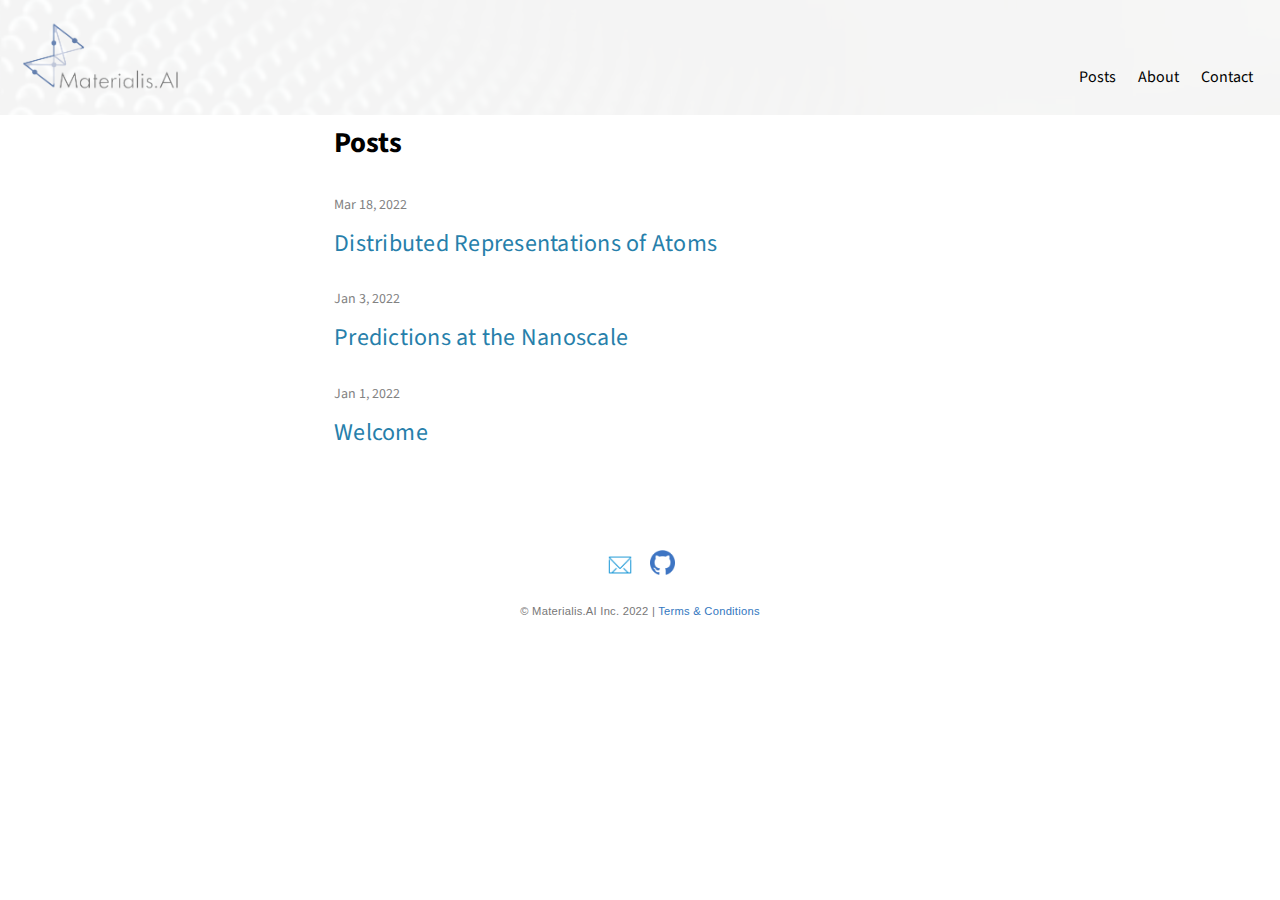
<file: docs/index.html>
<!DOCTYPE html>
<html>
<head>
	<meta charset="utf-8">
	<meta name="viewport" content="width=device-width, initial-scale=1">
    <meta name="description" content="The Materialis.AI research blog discusses the application of Machine Learning to Materials Science">
	<title>Materialis.AI - Blog</title>
    <link href="https://fonts.googleapis.com/css?family=Droid+Serif|Source+Sans+Pro" rel="stylesheet">
	<link rel="stylesheet" href="main.css">
    <link rel="icon" type="image/png" href="images/materialis-icon.png"/>
</head>

<body>

<div class="header">
    <a href="https://materialis.ai" class="homelink">
        <img src="images/materialisai-logo.png" width="175" class="logo" alt="logo">
    </a>
    <div class="header-items">
        <div class="header-right">
            <a href="https://materialis.ai/contact.html"><div>Contact</div></a>
        </div>
        <div class="header-right">
            <a href="https://materialis.ai/about.html"><div>About</div></a>
        </div>
        <div class="header-right">
            <a href="/"><div>Posts</div></a>
        </div>
    </div>
</div>

<div id="container">
    <!-- begin content -->

    <H1>
        Posts
    </H1>

    <span class="post-meta">Mar 18, 2022</span>
    <p class="post-link"><a href="distributed-representations-of-atoms.html">Distributed Representations of Atoms</a></p>

    <span class="post-meta">Jan 3, 2022</span>
    <p class="post-link"><a href="predictions-at-the-nanoscale.html">Predictions at the Nanoscale</a></p>

    <span class="post-meta">Jan 1, 2022</span>
    <p class="post-link"><a href="welcome.html">Welcome</a></p>

    <div id="content"></div>

    <!-- end content -->
</div>

<footer>
    <div class="mediaicons">
        <div style="padding-right: 15px">
            <a href="mailto:info@materialis.ai"><img width="30px" src="images/email.png"></a>
        </div>
        <div>
            <a href="https://github.com/MaterialisAI"><img width="25px" src="images/github.png"></a>
        </div>
    </div>
    <p class="copyright">&copy; Materialis.AI Inc. 2022 | <a class="termslink" style="color:#000000" href="https://materialis.ai/terms.html">Terms &amp; Conditions</a></p>
</footer>

</body>
</html>
</file>
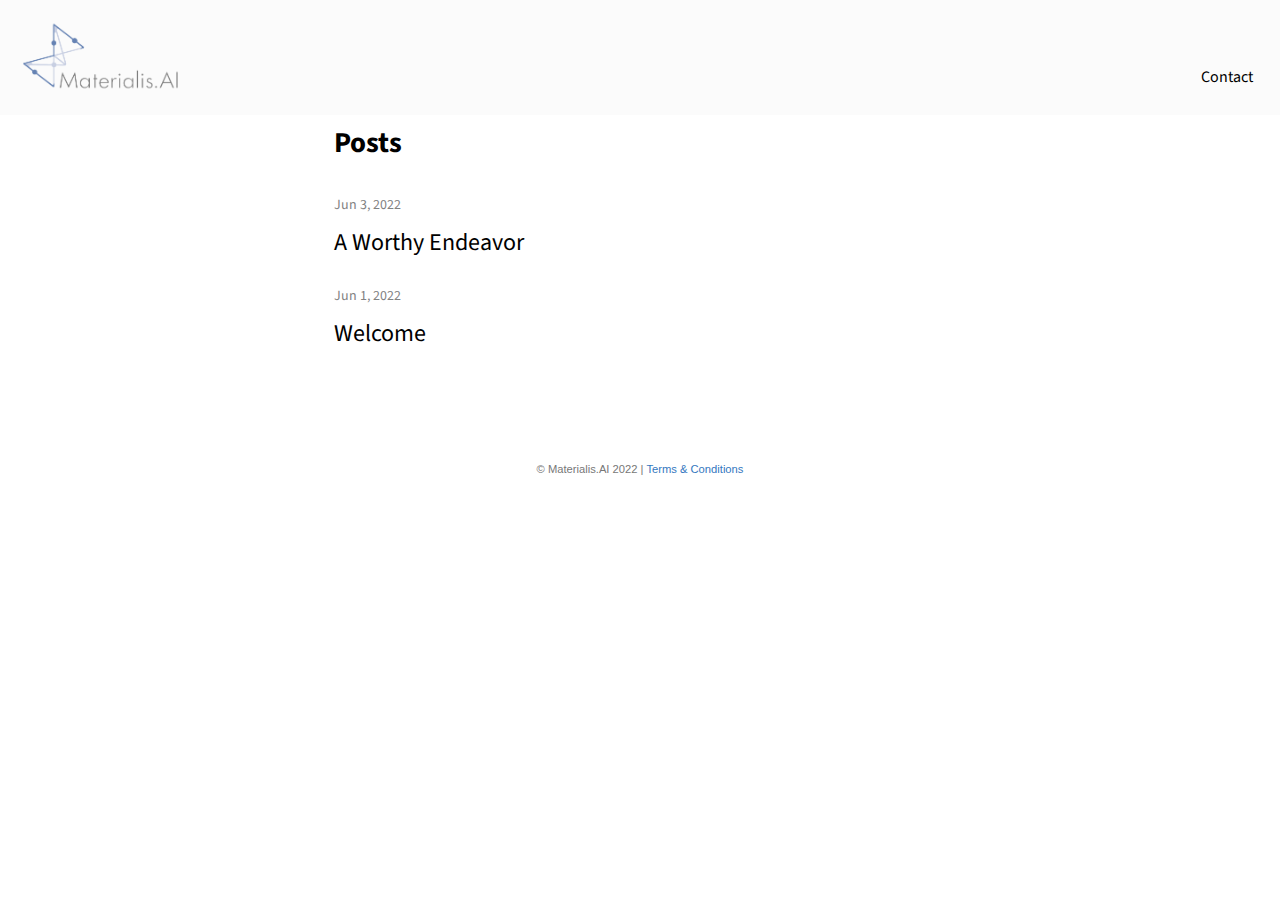
<file: site/index.html>
<!DOCTYPE html>
<html>
<head>
	<meta charset="utf-8">
	<meta name="viewport" content="width=device-width, initial-scale=1">
	<title>{{ the_title }}</title>
    <link href="https://fonts.googleapis.com/css?family=Droid+Serif|Source+Sans+Pro" rel="stylesheet">
	<link rel="stylesheet" href="main.css">
    <link rel="icon" type="image/png" href="images/materialis-icon.png"/>
</head>

<body>

<div class="header">
    <a href="https://materialis.ai" class="homelink">
        <img src="images/materialisai-logo.png" width="175" class="logo" alt="logo">
    </a>
    <div class="header-right">
        <a href="https://materialis.ai/contact.html"><div>Contact</div></a>
    </div>
</div>

<div id="container">

    <H1>
        Posts
    </H1>

    <span class="post-meta">Jun 3, 2022</span>
    <p class="post-link">A Worthy Endeavor</p>

    <span class="post-meta">Jun 1, 2022</span>
    <p class="post-link">Welcome</p>

    <div id="content"></div>


</div>

<footer>

    <p class="copyright">&copy; Materialis.AI 2022 | <a class="termslink" style="color:#000000" href="https://materialis.ai/terms.html">Terms &amp; Conditions</a></p>
</footer>

</body>
</html>
</file>
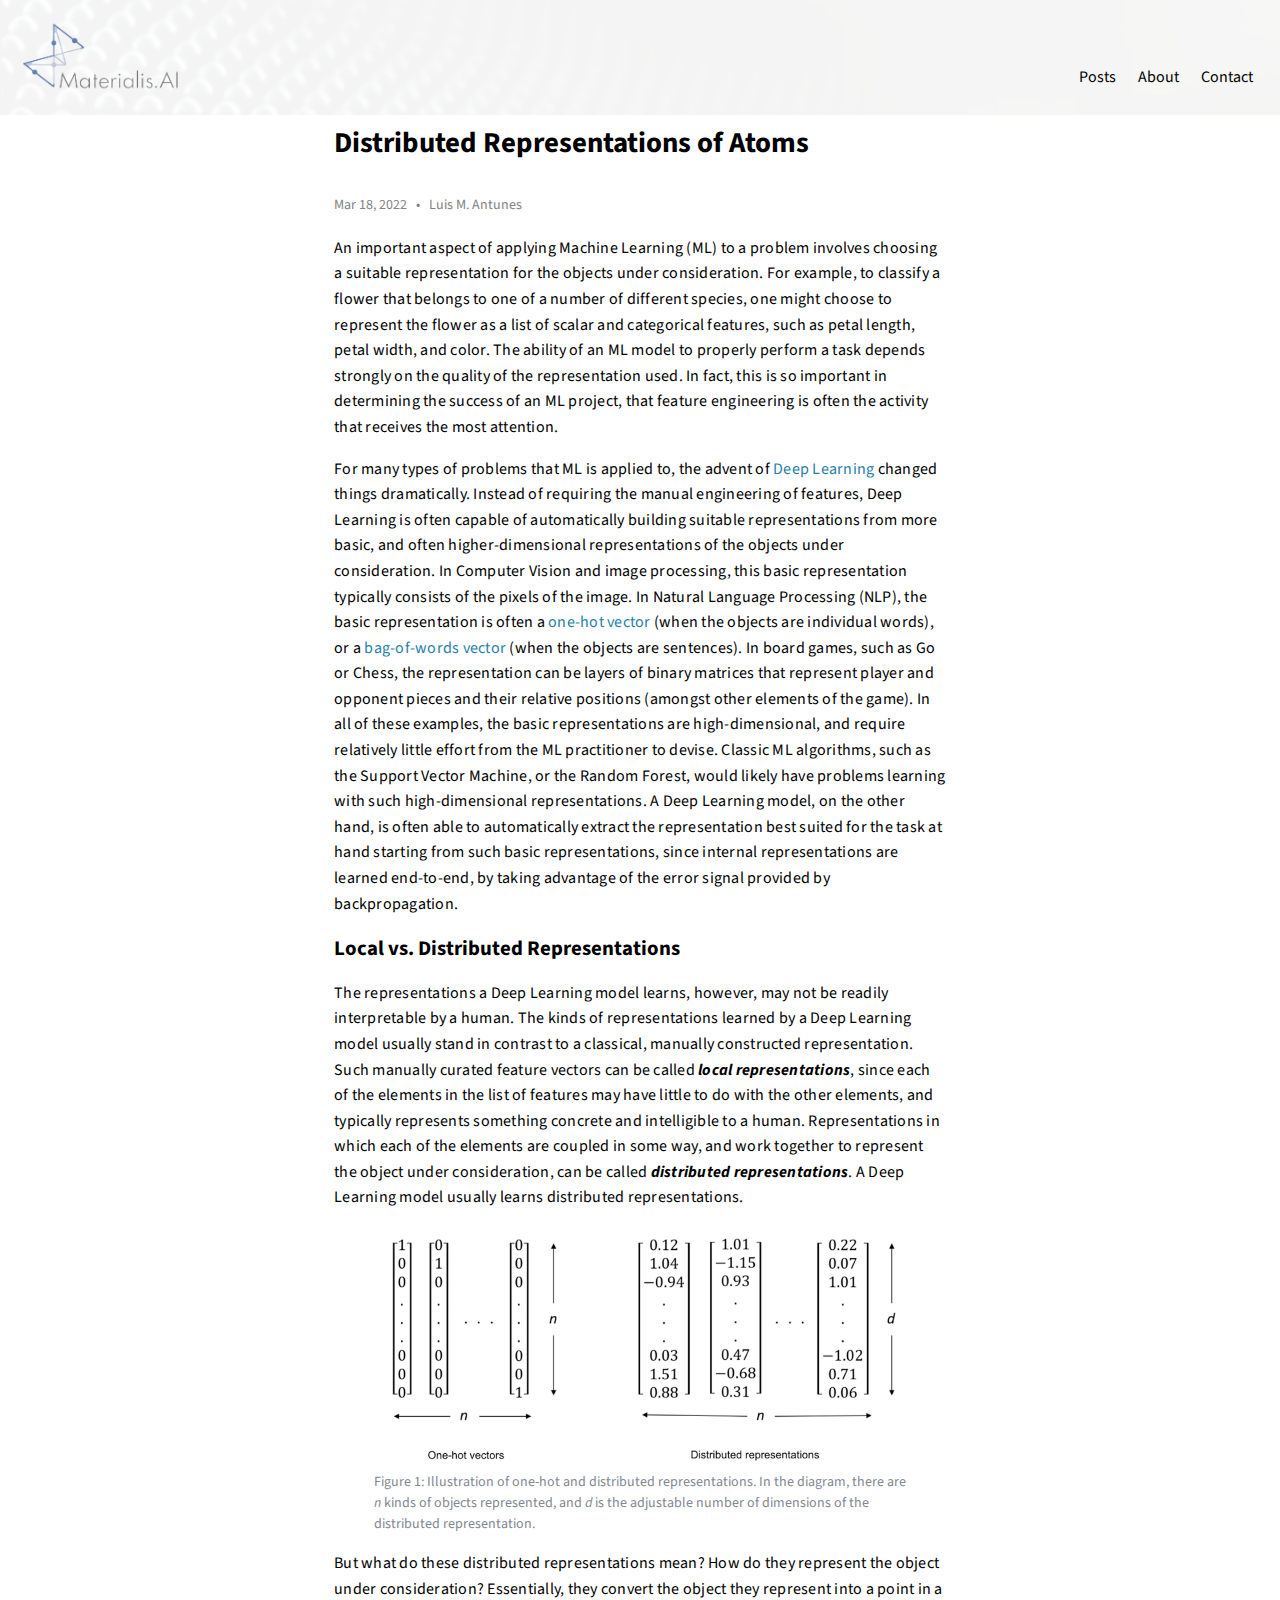
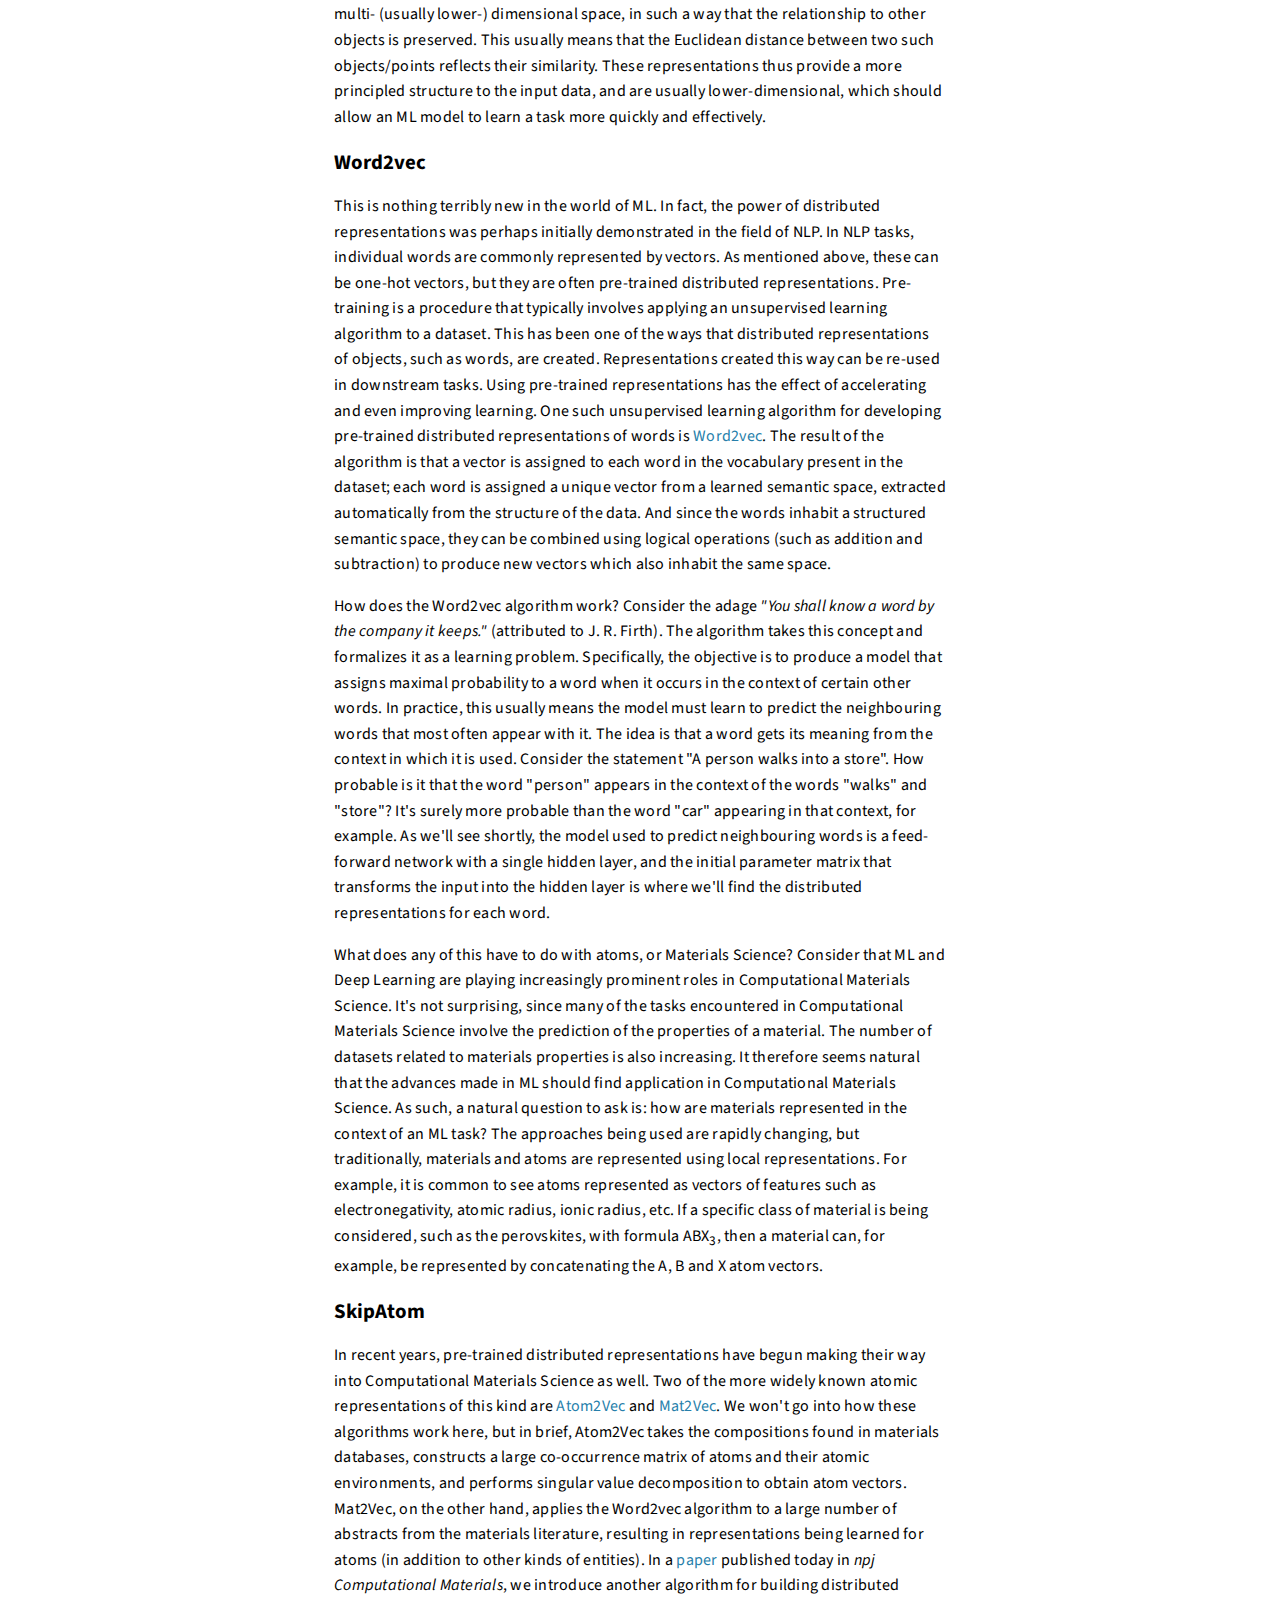
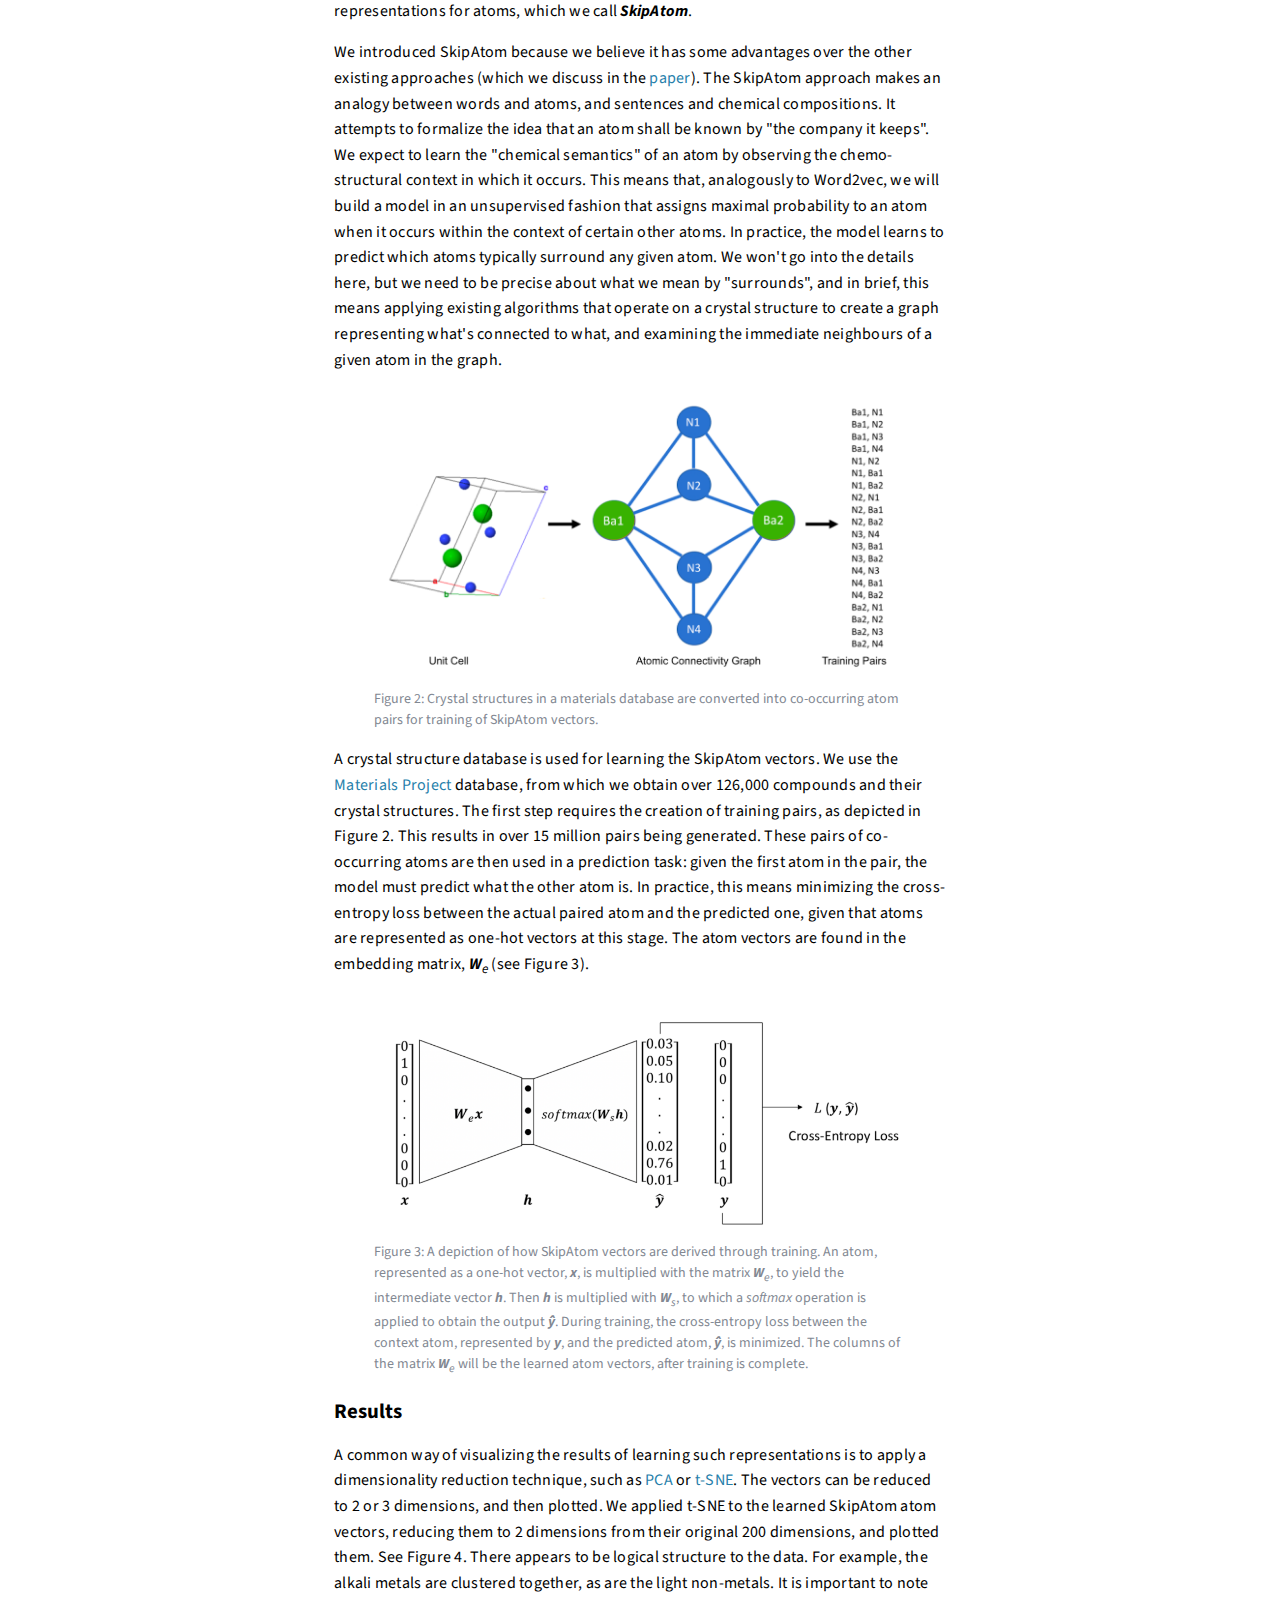
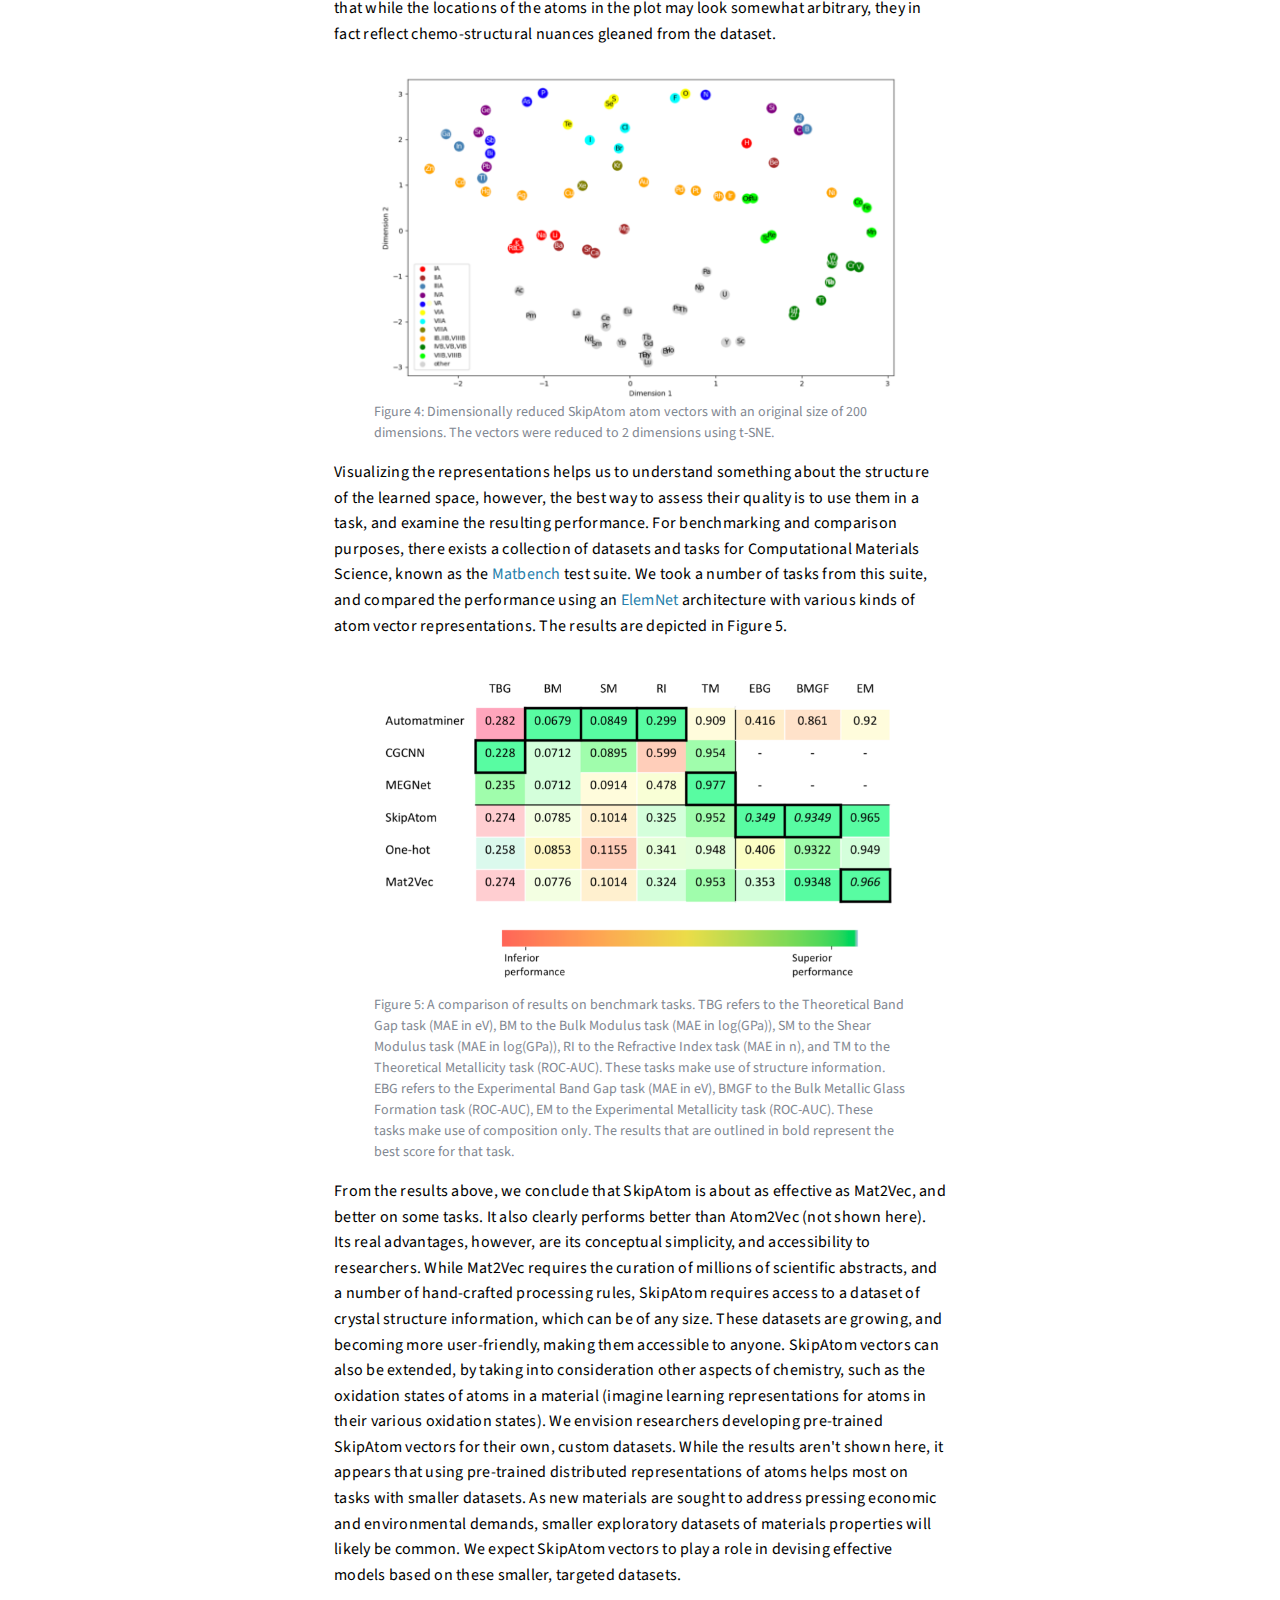
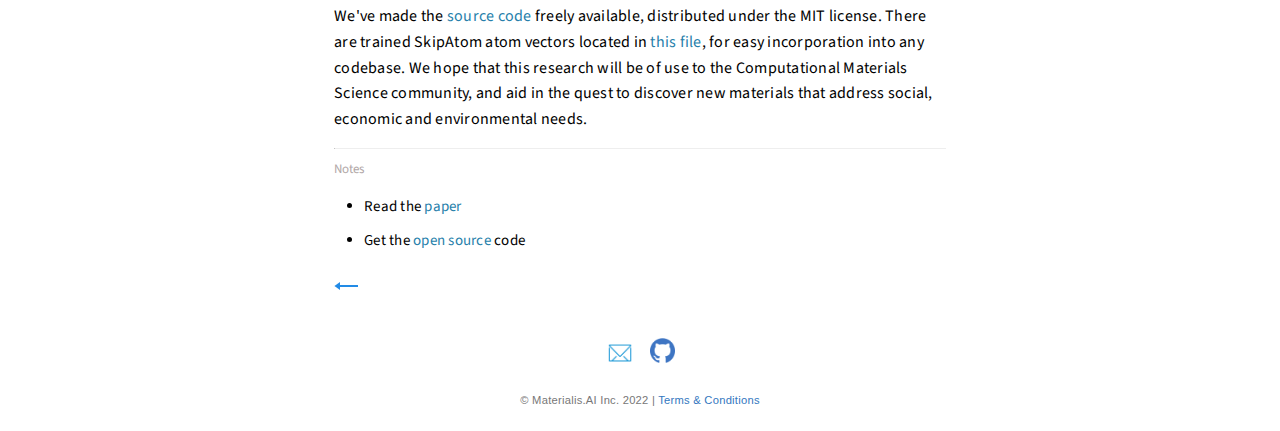
<file: docs/distributed-representations-of-atoms.html>
<!DOCTYPE html>
<html>
<head>
	<meta charset="utf-8">
	<meta name="viewport" content="width=device-width, initial-scale=1">
    <meta name="description" content="The Materialis.AI research blog discusses the application of Machine Learning to Materials Science">
	<title>Materialis.AI - Blog</title>
    <link href="https://fonts.googleapis.com/css?family=Droid+Serif|Source+Sans+Pro" rel="stylesheet">
	<link rel="stylesheet" href="main.css">
    <link rel="icon" type="image/png" href="images/materialis-icon.png"/>
</head>

<body>

<div class="header">
    <a href="https://materialis.ai" class="homelink">
        <img src="images/materialisai-logo.png" width="175" class="logo" alt="logo">
    </a>
    <div class="header-items">
        <div class="header-right">
            <a href="https://materialis.ai/contact.html"><div>Contact</div></a>
        </div>
        <div class="header-right">
            <a href="https://materialis.ai/about.html"><div>About</div></a>
        </div>
        <div class="header-right">
            <a href="/"><div>Posts</div></a>
        </div>
    </div>
</div>

<div id="container">

    <!-- begin content -->

    <H1>
        Distributed Representations of Atoms
    </H1>
    <span class="post-meta">Mar 18, 2022 &nbsp; &#8226; &nbsp; Luis M. Antunes</span>

    <div id="content">

        <p>
            An important aspect of applying Machine Learning (ML) to a problem involves choosing a suitable
            representation for the objects under consideration. For example, to classify a flower that belongs to one of
            a number of different species, one might choose to represent the flower as a list of scalar and categorical
            features, such as petal length, petal width, and color. The ability of an ML model to properly perform a
            task depends strongly on the quality of the representation used. In fact, this is so important in
            determining the success of an ML project, that feature engineering is often the activity that receives the
            most attention.
        </p>

        <p>
            For many types of problems that ML is applied to, the advent of
            <a href="https://www.nature.com/articles/nature14539" target="_blank">Deep Learning</a> changed things dramatically.
            Instead of requiring the manual engineering of features, Deep Learning is often capable of automatically
            building suitable representations from more basic, and often higher-dimensional representations of the
            objects under consideration. In Computer Vision and image processing, this basic representation typically
            consists of the pixels of the image. In Natural Language Processing (NLP), the basic representation is often
            a <a href="https://en.wikipedia.org/wiki/One-hot#Machine_learning_and_statistics" target="_blank">one-hot vector</a>
            (when the objects are individual words), or a
            <a href="https://en.wikipedia.org/wiki/Bag-of-words_model" target="_blank">bag-of-words vector</a> (when the
            objects are sentences). In board games, such as Go or Chess, the representation can be layers of binary
            matrices that represent player and opponent pieces and their relative positions (amongst other elements of
            the game). In all of these examples, the basic representations are high-dimensional, and require relatively
            little effort from the ML practitioner to devise. Classic ML algorithms, such as the Support Vector Machine,
            or the Random Forest, would likely have problems learning with such high-dimensional representations. A Deep
            Learning model, on the other hand, is often able to automatically extract the representation best suited for
            the task at hand starting from such basic representations, since internal representations are learned
            end-to-end, by taking advantage of the error signal provided by backpropagation.
        </p>

        <H2>
            Local vs. Distributed Representations
        </H2>

        <p>
            The representations a Deep Learning model learns, however, may not be readily interpretable by a human. The
            kinds of representations learned by a Deep Learning model usually stand in contrast to a classical, manually
            constructed representation. Such manually curated feature vectors can be called <span class="emph">local
            representations</span>, since each of the elements in the list of features may have little to do with the
            other elements, and typically represents something concrete and intelligible to a human. Representations
            in which each of the elements are coupled in some way, and work together to represent the object under
            consideration, can be called <span class="emph">distributed representations</span>. A Deep Learning model
            usually learns distributed representations.
        </p>

        <figure>
            <div>
                <img src="images/local-distributed.png" alt="local vs. distributed representations" />
            </div>
            <figcaption>
                Figure 1: Illustration of one-hot and distributed representations. In the diagram, there are <i>n</i>
                kinds of objects represented, and <i>d</i> is the adjustable number of dimensions of the distributed
                representation.
            </figcaption>
        </figure>

        <p>
            But what do these distributed representations mean? How do they represent the object under consideration?
            Essentially, they convert the object they represent into a point in a multi- (usually lower-) dimensional
            space, in such a way that the relationship to other objects is preserved. This usually means that the
            Euclidean distance between two such objects/points reflects their similarity. These representations thus
            provide a more principled structure to the input data, and are usually lower-dimensional, which should allow
            an ML model to learn a task more quickly and effectively.
        </p>

        <H2>
            Word2vec
        </H2>

        <p>
            This is nothing terribly new in the world of ML. In fact, the power of distributed representations was
            perhaps initially demonstrated in the field of NLP. In NLP tasks, individual words are commonly represented
            by vectors. As mentioned above, these can be one-hot vectors, but they are often pre-trained distributed
            representations. Pre-training is a procedure that typically involves applying an unsupervised learning
            algorithm to a dataset. This has been one of the ways that distributed representations of objects, such as
            words, are created. Representations created this way can be re-used in downstream tasks. Using pre-trained
            representations has the effect of accelerating and even improving learning. One such unsupervised learning
            algorithm for developing pre-trained distributed representations of words is
            <a href="https://en.wikipedia.org/wiki/Word2vec" target="_blank">Word2vec</a>. The result of the algorithm
            is that a vector is assigned to each word in the vocabulary present in the dataset; each word is assigned a
            unique vector from a learned semantic space, extracted automatically from the structure of the data. And
            since the words inhabit a structured semantic space, they can be combined using logical operations (such
            as addition and subtraction) to produce new vectors which also inhabit the same space.
        </p>

        <p>
            How does the Word2vec algorithm work? Consider the adage <i>&quot;You shall know a word by the company
            it keeps.&quot;</i> (attributed to J. R. Firth). The algorithm takes this concept and formalizes it as a
            learning problem. Specifically, the objective is to produce a model that assigns maximal probability to a
            word when it occurs in the context of certain other words. In practice, this usually means the model must
            learn to predict the neighbouring words that most often appear with it. The idea is that a word gets its
            meaning from the context in which it is used. Consider the statement &quot;A person walks into a
            store&quot;. How probable is it that the word &quot;person&quot; appears in the context of the words
            &quot;walks&quot; and &quot;store&quot;? It's surely more probable than the word &quot;car&quot;
            appearing in that context, for example. As we'll see shortly, the model used to predict neighbouring words is a
            feed-forward network with a single hidden layer, and the initial parameter matrix that transforms the input
            into the hidden layer is where we'll find the distributed representations for each word.
        </p>

        <p>
            What does any of this have to do with atoms, or Materials Science? Consider that ML and
            Deep Learning are playing increasingly prominent roles in Computational Materials Science. It's not
            surprising, since many of the tasks encountered in Computational Materials Science involve the prediction
            of the properties of a material. The number of datasets related to materials properties is also increasing.
            It therefore seems natural that the advances made in ML should find application in Computational Materials
            Science. As such, a natural question to ask is: how are materials represented in the context of an ML task?
            The approaches being used are rapidly changing, but traditionally, materials and atoms are represented using
            local representations. For example, it is common to see atoms represented as vectors of features such as
            electronegativity, atomic radius, ionic radius, etc. If a specific class of material is being considered,
            such as the perovskites, with formula ABX<sub>3</sub>, then a material can, for example, be represented by
            concatenating the A, B and X atom vectors.
        </p>

        <H2>
            SkipAtom
        </H2>

        <p>
            In recent years, pre-trained distributed representations have begun making their way into Computational
            Materials Science as well. Two of the more widely known atomic representations of this kind are
            <a href="https://www.pnas.org/doi/10.1073/pnas.1801181115" target="_blank">Atom2Vec</a> and
            <a href="https://www.nature.com/articles/s41586-019-1335-8" target="_blank">Mat2Vec</a>. We won't go into
            how these algorithms work here, but in brief, Atom2Vec takes the compositions found in materials databases,
            constructs a large co-occurrence matrix of atoms and their atomic environments, and performs singular value
            decomposition to obtain atom vectors. Mat2Vec, on the other hand, applies the Word2vec algorithm to a large
            number of abstracts from the materials literature, resulting in representations being learned for atoms (in
            addition to other kinds of entities). In a
            <a href="https://www.nature.com/articles/s41524-022-00729-3" target="_blank">paper</a> published today in
            <i>npj Computational Materials</i>, we introduce another algorithm for building distributed representations
            for atoms, which we call <span class="emph">SkipAtom</span>.
        </p>

        <p>
            We introduced SkipAtom because we believe it has some advantages over the other existing approaches (which
            we discuss in the
            <a href="https://www.nature.com/articles/s41524-022-00729-3" target="_blank">paper</a>). The SkipAtom
            approach makes an analogy between words and atoms, and sentences and chemical compositions. It attempts to
            formalize the idea that an atom shall be known by &quot;the company it keeps&quot;. We expect to learn the
            &quot;chemical semantics&quot; of an atom by observing the chemo-structural context in which it occurs. This
            means that, analogously to Word2vec, we will build a model in an unsupervised fashion that assigns maximal
            probability to an atom when it occurs within the context of certain other atoms. In practice, the model
            learns to predict which atoms typically surround any given atom. We won't go into the details here, but we
            need to be precise about what we mean by &quot;surrounds&quot;, and in brief, this means applying existing
            algorithms that operate on a crystal structure to create a graph representing what's connected to what, and
            examining the immediate neighbours of a given atom in the graph.
        </p>

        <figure>
            <div>
                <img src="images/skipatom-training-pairs.png" alt="training pairs" />
            </div>
            <figcaption>
                Figure 2: Crystal structures in a materials database are converted into co-occurring atom pairs for
                training of SkipAtom vectors.
            </figcaption>
        </figure>

        <p>
            A crystal structure database is used for learning the SkipAtom vectors. We use the
            <a href="https://materialsproject.org/" target="_blank"> Materials Project</a> database, from which we
            obtain over 126,000 compounds and their crystal structures. The first step requires the creation of training
            pairs, as depicted in Figure 2. This results in over 15 million pairs being generated. These pairs of
            co-occurring atoms are then used in a prediction task: given the first atom in the pair, the model must
            predict what the other atom is. In practice, this means minimizing the cross-entropy loss between the actual
            paired atom and the predicted one, given that atoms are represented as one-hot vectors at this stage. The
            atom vectors are found in the embedding matrix, <i><b>W</b><sub>e</sub></i> (see Figure 3).
        </p>

        <figure>
            <div>
                <img src="images/skipatom-model-training.png" alt="model training" />
            </div>
            <figcaption>
                Figure 3: A depiction of how SkipAtom vectors are derived through training. An atom, represented as a
                one-hot vector, <i><b>x</b></i>, is multiplied with the matrix <i><b>W</b><sub>e</sub></i>, to yield the
                intermediate vector <i><b>h</b></i>. Then <i><b>h</b></i> is multiplied with
                <i><b>W</b><sub>s</sub></i>, to which a <i>softmax</i> operation is applied to obtain the output
                <i><b>y&#770;</b></i>. During training, the cross-entropy loss between the context atom, represented
                by <i><b>y</b></i>, and the predicted atom, <i><b>y&#770;</b></i>, is minimized. The columns of the
                matrix <i><b>W</b><sub>e</sub></i> will be the learned atom vectors, after training is complete.
            </figcaption>
        </figure>

        <H2>
            Results
        </H2>

        <p>
            A common way of visualizing the results of learning such representations is to apply a dimensionality
            reduction technique, such as
            <a href="https://en.wikipedia.org/wiki/Principal_component_analysis" target="_blank">PCA</a> or
            <a href="https://en.wikipedia.org/wiki/T-distributed_stochastic_neighbor_embedding" target="_blank">t-SNE</a>.
            The vectors can be reduced to 2 or 3 dimensions, and then plotted. We applied t-SNE to the learned SkipAtom
            atom vectors, reducing them to 2 dimensions from their original 200 dimensions, and plotted them. See Figure
            4. There appears to be logical structure to the data. For example, the alkali metals are clustered together,
            as are the light non-metals. It is important to note that while the locations of the atoms in the plot may
            look somewhat arbitrary, they in fact reflect chemo-structural nuances gleaned from the dataset.
        </p>

        <figure>
            <div>
                <img src="images/skipatom-tsne.png" alt="tSNE" />
            </div>
            <figcaption>
                Figure 4: Dimensionally reduced SkipAtom atom vectors with an original size of 200 dimensions. The
                vectors were reduced to 2 dimensions using t-SNE.
            </figcaption>
        </figure>

        <p>
            Visualizing the representations helps us to understand something about the structure of the learned space,
            however, the best way to assess their quality is to use them in a task, and examine the resulting
            performance. For benchmarking and comparison purposes, there exists a collection of datasets and tasks for
            Computational Materials Science, known as the
            <a href="https://matbench.materialsproject.org/" target="_blank">Matbench</a> test suite. We took a number
            of tasks from this suite, and compared the performance using an
            <a href="https://www.nature.com/articles/s41598-018-35934-y" target="_blank">ElemNet</a> architecture with
            various kinds of atom vector representations. The results are depicted in Figure 5.
        </p>

        <figure>
            <div>
                <img src="images/skipatom-performance.png" alt="tSNE" />
            </div>
            <figcaption>
                Figure 5: A comparison of results on benchmark tasks. TBG refers to the Theoretical
                Band Gap task (MAE in eV), BM to the Bulk Modulus task (MAE in log(GPa)), SM to the Shear Modulus task
                (MAE in log(GPa)), RI to the Refractive Index task (MAE in n), and TM to the Theoretical Metallicity
                task (ROC-AUC). These tasks make use of structure information. EBG refers to the Experimental Band Gap
                task (MAE in eV), BMGF to the Bulk Metallic Glass Formation task (ROC-AUC), EM to the Experimental
                Metallicity task (ROC-AUC). These tasks make use of composition only. The results that are outlined in
                bold represent the best score for that task.
            </figcaption>
        </figure>

        <p>
            From the results above, we conclude that SkipAtom is about as effective as Mat2Vec, and better on some
            tasks. It also clearly performs better than Atom2Vec (not shown here). Its real advantages, however, are
            its conceptual simplicity, and accessibility to researchers. While Mat2Vec requires the curation of millions
            of scientific abstracts, and a number of hand-crafted processing rules, SkipAtom requires access to a
            dataset of crystal structure information, which can be of any size. These datasets are growing, and becoming
            more user-friendly, making them accessible to anyone. SkipAtom vectors can also be extended, by taking into
            consideration other aspects of chemistry, such as the oxidation states of atoms in a material (imagine
            learning representations for atoms in their various oxidation states). We envision researchers developing
            pre-trained SkipAtom vectors for their own, custom datasets. While the results aren't shown here, it appears
            that using pre-trained distributed representations of atoms helps most on tasks with smaller datasets. As
            new materials are sought to address pressing economic and environmental demands, smaller exploratory
            datasets of materials properties will likely be common. We expect SkipAtom vectors to play a role in
            devising effective models based on these smaller, targeted datasets.
        </p>

        <p>
            We've made the <a href="https://github.com/lantunes/skipatom" target="_blank">source code</a> freely
            available, distributed under the MIT license. There are trained SkipAtom atom vectors located in
            <a href="https://github.com/lantunes/skipatom/blob/main/data/skipatom_20201009_induced.csv" target="_blank">this file</a>,
            for easy incorporation into any codebase. We hope that this research will be of use to the Computational
            Materials Science community, and aid in the quest to discover new materials that address social, economic
            and environmental needs.
        </p>

        <hr style="border-top: 1px"/>

        <span class="post-notes">Notes</span>
        <ul class="notestext">
            <li>
                Read the <a href="https://www.nature.com/articles/s41524-022-00729-3" target="_blank">paper</a>
            </li>
            <li>
                Get the <a href="https://github.com/lantunes/skipatom" target="_blank">open source</a> code
            </li>
        </ul>

    </div>

    <!-- end content -->

    <div class="backbutton">
        <a href="/"><img src="images/left-arrow.png"></a>
    </div>

</div>

<footer>
    <div class="mediaicons">
        <div style="padding-right: 15px">
            <a href="mailto:info@materialis.ai"><img width="30px" src="images/email.png"></a>
        </div>
        <div>
            <a href="https://github.com/MaterialisAI"><img width="25px" src="images/github.png"></a>
        </div>
    </div>
    <p class="copyright">&copy; Materialis.AI Inc. 2022 | <a class="termslink" style="color:#000000" href="https://materialis.ai/terms.html">Terms &amp; Conditions</a></p>
</footer>

</body>
</html>
</file>
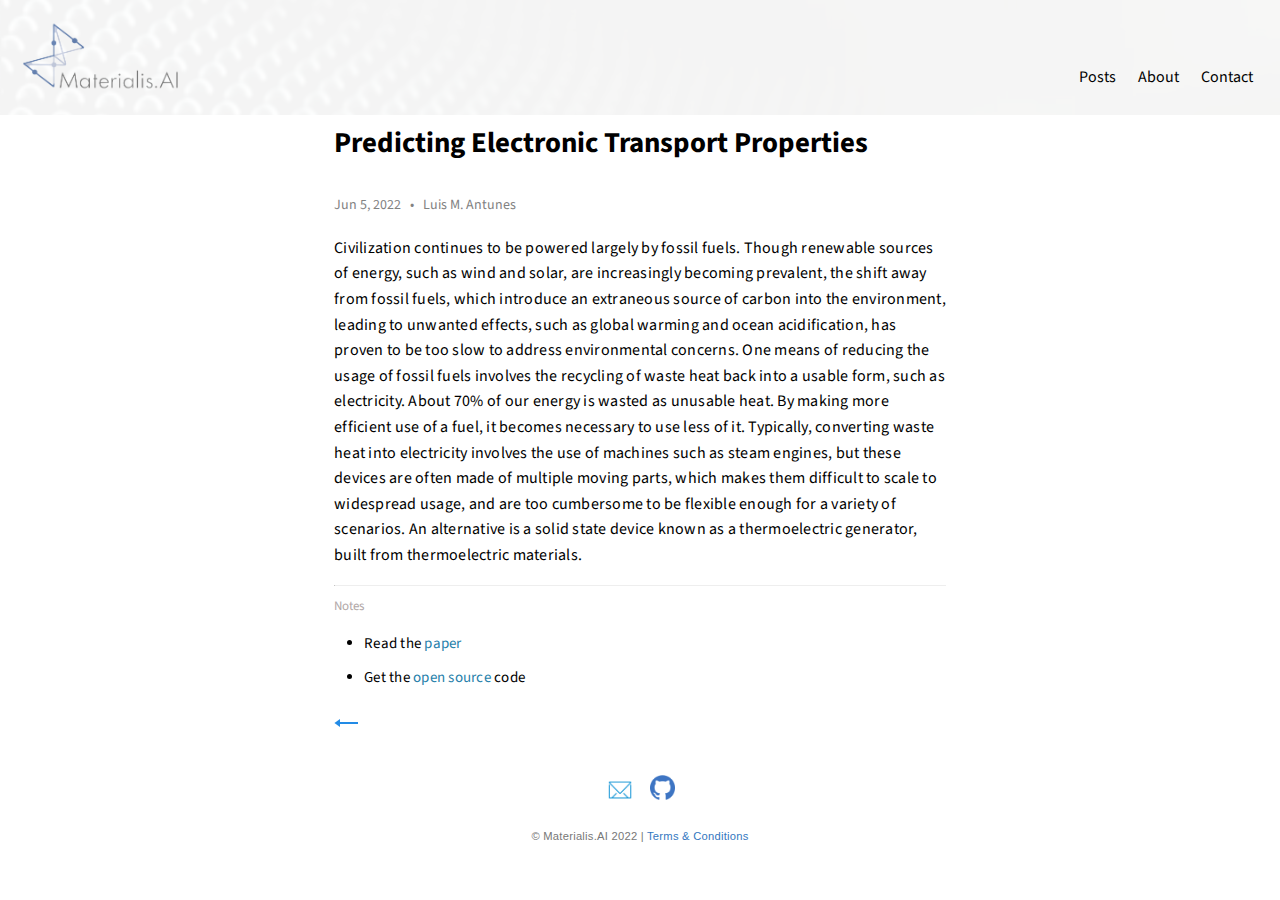
<file: docs/predicting-electronic-transport-properties.html>
<!DOCTYPE html>
<html>
<head>
	<meta charset="utf-8">
	<meta name="viewport" content="width=device-width, initial-scale=1">
    <meta name="description" content="The Materialis.AI research blog discusses the application of Machine Learning to Materials Science">
	<title>Materialis.AI - Blog</title>
    <link href="https://fonts.googleapis.com/css?family=Droid+Serif|Source+Sans+Pro" rel="stylesheet">
	<link rel="stylesheet" href="main.css">
    <link rel="icon" type="image/png" href="images/materialis-icon.png"/>
</head>

<body>

<div class="header">
    <a href="https://materialis.ai" class="homelink">
        <img src="images/materialisai-logo.png" width="175" class="logo" alt="logo">
    </a>
    <div class="header-items">
        <div class="header-right">
            <a href="https://materialis.ai/contact.html"><div>Contact</div></a>
        </div>
        <div class="header-right">
            <a href="https://materialis.ai/about.html"><div>About</div></a>
        </div>
        <div class="header-right">
            <a href="/"><div>Posts</div></a>
        </div>
    </div>
</div>

<div id="container">
    <!-- begin content -->

    <H1>
        Predicting Electronic Transport Properties
    </H1>
    <span class="post-meta">Jun 5, 2022 &nbsp; &#8226; &nbsp; Luis M. Antunes</span>

    <div id="content">
        <p>
            Civilization continues to be powered largely by fossil fuels. Though renewable sources of energy, such as
        wind and solar, are increasingly becoming prevalent, the shift away from fossil fuels, which introduce an
        extraneous source of carbon into the environment, leading to unwanted effects, such as global warming and
        ocean acidification, has proven to be too slow to address environmental concerns. One means of reducing the
        usage of fossil fuels involves the recycling of waste heat back into a usable form, such as electricity.
        About 70% of our energy is wasted as unusable heat. By making more efficient use of a fuel, it becomes necessary
        to use less of it. Typically, converting waste heat into electricity involves the use of machines such as steam
        engines, but these devices are often made of multiple moving parts, which makes them difficult to scale to
        widespread usage, and are too cumbersome to be flexible enough for a variety of scenarios. An alternative is a
        solid state device known as a thermoelectric generator, built from thermoelectric materials.
        </p>

        <hr style="border-top: 1px"/>

        <span class="post-notes">Notes</span>
        <ul class="notestext">
            <li>
                Read the <a href="#">paper</a>
            </li>
            <li>
                Get the <a href="#">open source</a> code
            </li>
        </ul>

    </div>

    <!-- end content -->

    <div class="backbutton">
        <a href="/"><img src="images/left-arrow.png"></a>
    </div>

</div>

<footer>
    <div class="mediaicons">
        <div style="padding-right: 15px">
            <a href="mailto:info@materialis.ai"><img width="30px" src="images/email.png"></a>
        </div>
        <div>
            <a href="https://github.com/MaterialisAI"><img width="25px" src="images/github.png"></a>
        </div>
    </div>
    <p class="copyright">&copy; Materialis.AI 2022 | <a class="termslink" style="color:#000000" href="https://materialis.ai/terms.html">Terms &amp; Conditions</a></p>
</footer>

</body>
</html>
</file>
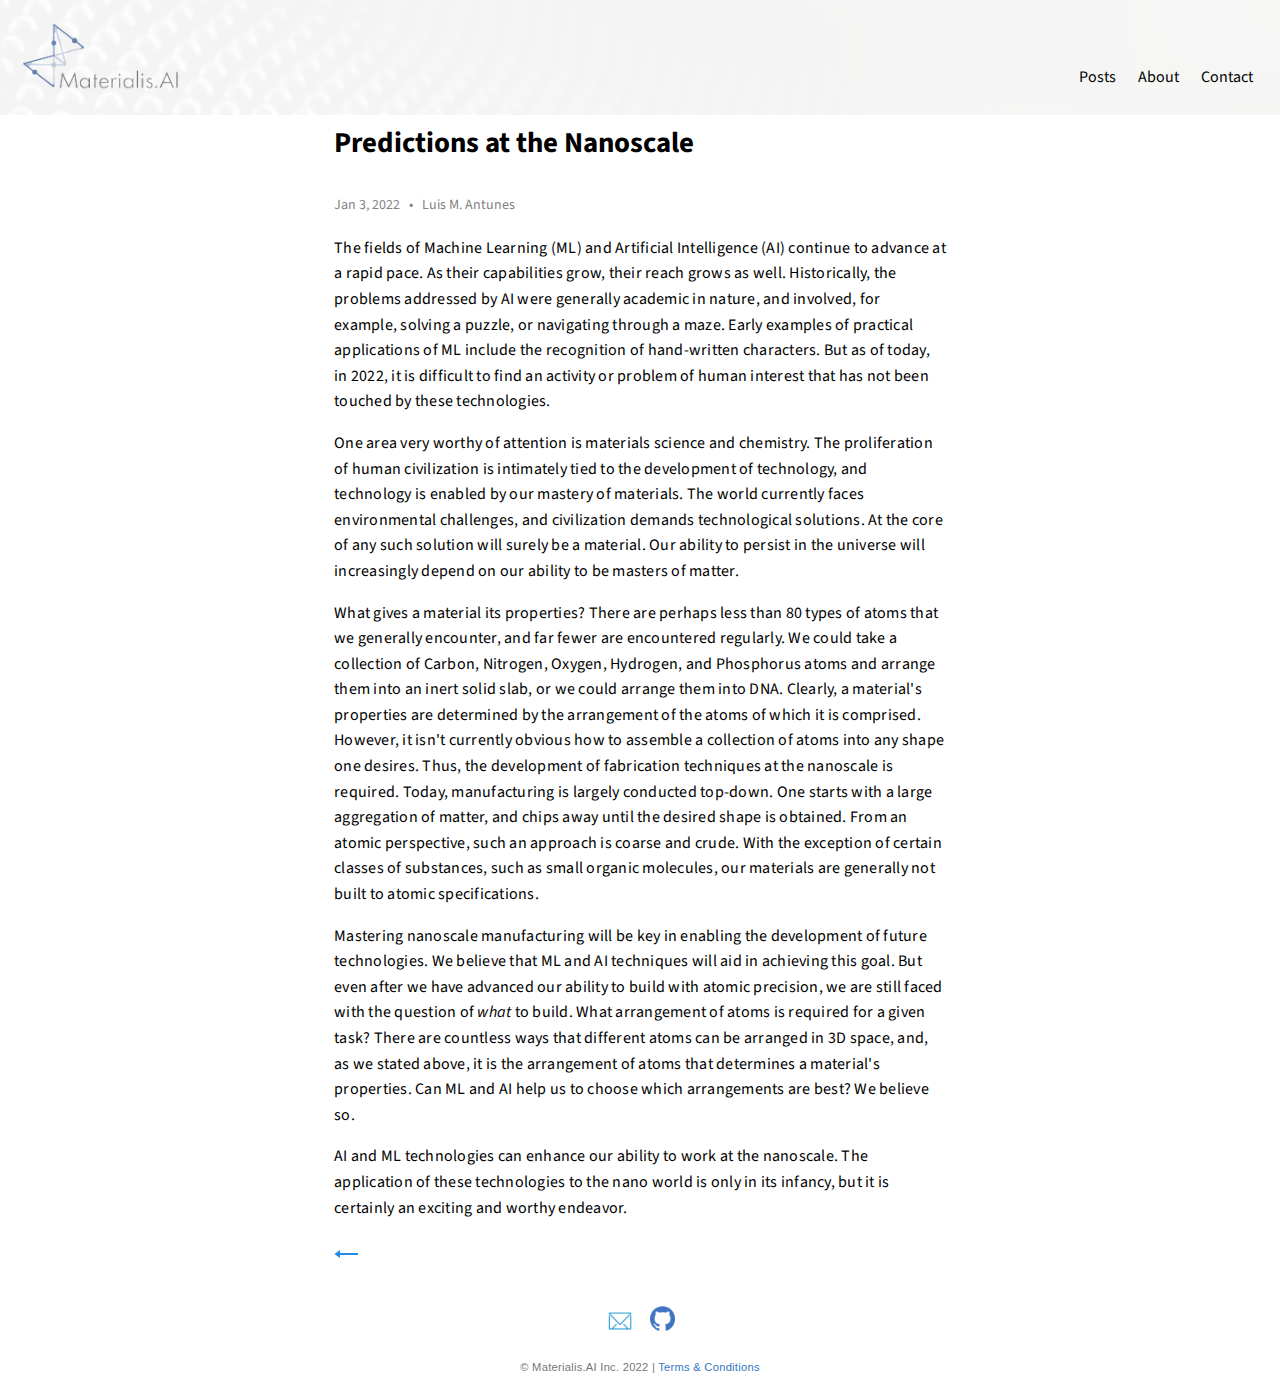
<file: docs/predictions-at-the-nanoscale.html>
<!DOCTYPE html>
<html>
<head>
	<meta charset="utf-8">
	<meta name="viewport" content="width=device-width, initial-scale=1">
    <meta name="description" content="The Materialis.AI research blog discusses the application of Machine Learning to Materials Science">
	<title>Materialis.AI - Blog</title>
    <link href="https://fonts.googleapis.com/css?family=Droid+Serif|Source+Sans+Pro" rel="stylesheet">
	<link rel="stylesheet" href="main.css">
    <link rel="icon" type="image/png" href="images/materialis-icon.png"/>
</head>

<body>

<div class="header">
    <a href="https://materialis.ai" class="homelink">
        <img src="images/materialisai-logo.png" width="175" class="logo" alt="logo">
    </a>
    <div class="header-items">
        <div class="header-right">
            <a href="https://materialis.ai/contact.html"><div>Contact</div></a>
        </div>
        <div class="header-right">
            <a href="https://materialis.ai/about.html"><div>About</div></a>
        </div>
        <div class="header-right">
            <a href="/"><div>Posts</div></a>
        </div>
    </div>
</div>

<div id="container">

    <!-- begin content -->

    <H1>
        Predictions at the Nanoscale
    </H1>
    <span class="post-meta">Jan 3, 2022 &nbsp; &#8226; &nbsp; Luis M. Antunes</span>

    <div id="content">

        <p>
            The fields of Machine Learning (ML) and Artificial Intelligence (AI) continue to advance at a rapid pace.
            As their capabilities grow, their reach grows as well. Historically, the problems addressed by AI were
            generally academic in nature, and involved, for example, solving a puzzle, or navigating through a maze.
            Early examples of practical applications of ML include the recognition of hand-written characters. But as of
            today, in 2022, it is difficult to find an activity or problem of human interest that has not been touched
            by these technologies.
        </p>

        <p>
            One area very worthy of attention is materials science and chemistry. The proliferation of human
            civilization is intimately tied to the development of technology, and technology is enabled by our mastery
            of materials. The world currently faces environmental challenges, and civilization demands technological
            solutions. At the core of any such solution will surely be a material. Our ability to persist in the
            universe will increasingly depend on our ability to be masters of matter.
        </p>

        <p>
            What gives a material its properties? There are perhaps less than 80 types of atoms that we generally
            encounter, and far fewer are encountered regularly. We could take a collection of Carbon, Nitrogen, Oxygen,
            Hydrogen, and Phosphorus atoms and arrange them into an inert solid slab, or we could arrange them
            into DNA. Clearly, a material's properties are determined by the arrangement of the atoms of which it is
            comprised. However, it isn't currently obvious how to assemble a collection of atoms into any shape one
            desires. Thus, the development of fabrication techniques at the nanoscale is required. Today,
            manufacturing is largely conducted top-down. One starts with a large aggregation of matter, and chips away
            until the desired shape is obtained. From an atomic perspective, such an approach is coarse and crude. With
            the exception of certain classes of substances, such as small organic molecules, our materials are generally
            not built to atomic specifications.
        </p>

        <p>
            Mastering nanoscale manufacturing will be key in enabling the development of future technologies. We believe
            that ML and AI techniques will aid in achieving this goal. But even after we have advanced our ability to
            build with atomic precision, we are still faced with the question of <i>what</i> to build. What arrangement
            of atoms is required for a given task? There are countless ways that different atoms can be arranged in 3D
            space, and, as we stated above, it is the arrangement of atoms that determines a material's properties. Can
            ML and AI help us to choose which arrangements are best? We believe so.
        </p>

        <p>
            AI and ML technologies can enhance our ability to work at the nanoscale. The application of these
            technologies to the nano world is only in its infancy, but it is certainly an exciting and worthy endeavor.
        </p>

    </div>

    <!-- end content -->

    <div class="backbutton">
        <a href="/"><img src="images/left-arrow.png"></a>
    </div>

</div>

<footer>
    <div class="mediaicons">
        <div style="padding-right: 15px">
            <a href="mailto:info@materialis.ai"><img width="30px" src="images/email.png"></a>
        </div>
        <div>
            <a href="https://github.com/MaterialisAI"><img width="25px" src="images/github.png"></a>
        </div>
    </div>
    <p class="copyright">&copy; Materialis.AI Inc. 2022 | <a class="termslink" style="color:#000000" href="https://materialis.ai/terms.html">Terms &amp; Conditions</a></p>
</footer>

</body>
</html>
</file>
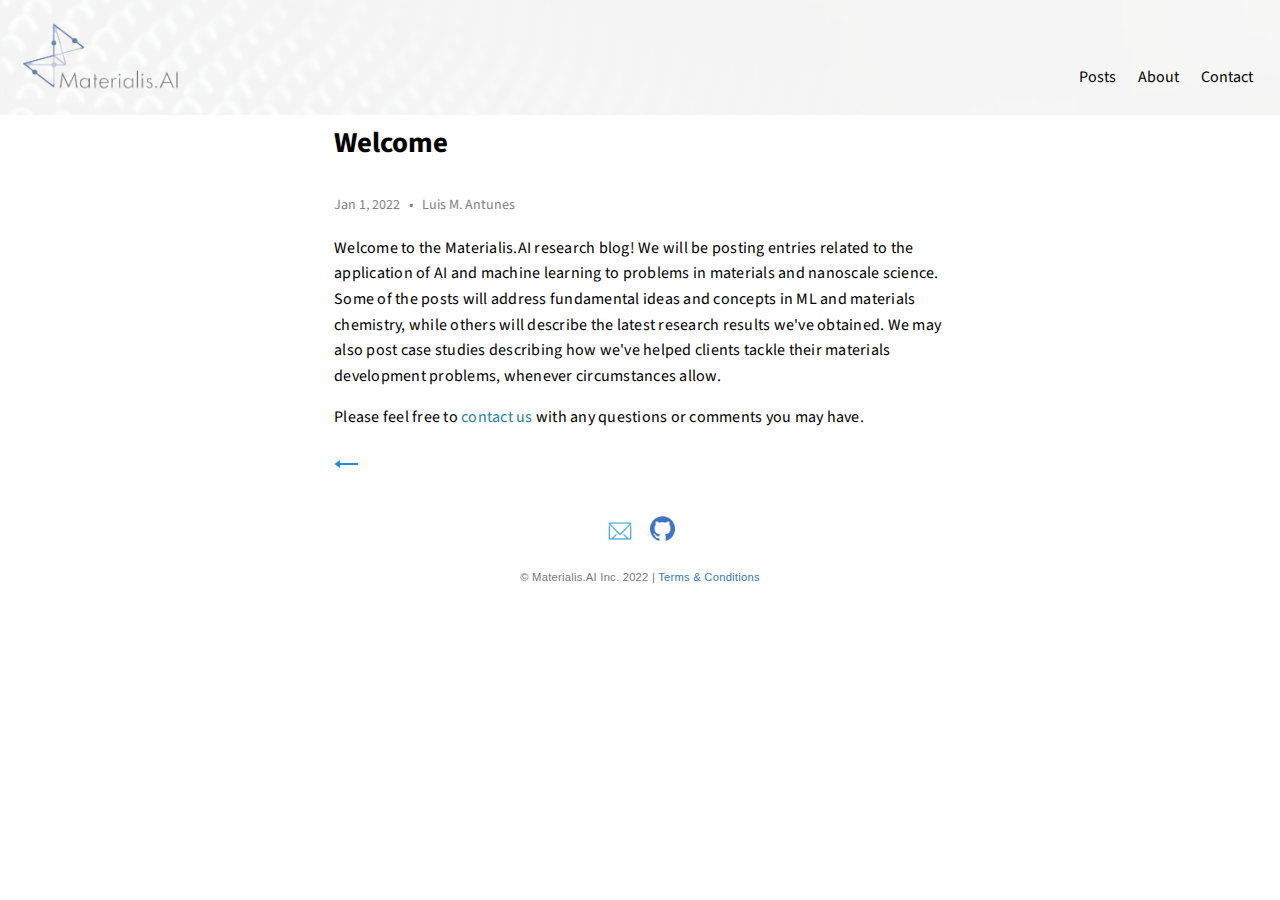
<file: docs/welcome.html>
<!DOCTYPE html>
<html>
<head>
	<meta charset="utf-8">
	<meta name="viewport" content="width=device-width, initial-scale=1">
    <meta name="description" content="The Materialis.AI research blog discusses the application of Machine Learning to Materials Science">
	<title>Materialis.AI - Blog</title>
    <link href="https://fonts.googleapis.com/css?family=Droid+Serif|Source+Sans+Pro" rel="stylesheet">
	<link rel="stylesheet" href="main.css">
    <link rel="icon" type="image/png" href="images/materialis-icon.png"/>
</head>

<body>

<div class="header">
    <a href="https://materialis.ai" class="homelink">
        <img src="images/materialisai-logo.png" width="175" class="logo" alt="logo">
    </a>
    <div class="header-items">
        <div class="header-right">
            <a href="https://materialis.ai/contact.html"><div>Contact</div></a>
        </div>
        <div class="header-right">
            <a href="https://materialis.ai/about.html"><div>About</div></a>
        </div>
        <div class="header-right">
            <a href="/"><div>Posts</div></a>
        </div>
    </div>
</div>

<div id="container">

    <!-- begin content -->

    <H1>
        Welcome
    </H1>
    <span class="post-meta">Jan 1, 2022 &nbsp; &#8226; &nbsp; Luis M. Antunes</span>

    <div id="content">

        <p>
            Welcome to the Materialis.AI research blog! We will be posting entries related to the application of AI
            and machine learning to problems in materials and nanoscale science. Some of the posts will address
            fundamental ideas and concepts in ML and materials chemistry, while others will describe the latest research
            results we've obtained. We may also post case studies describing how we've helped clients tackle their
            materials development problems, whenever circumstances allow.
        </p>

        <p>
            Please feel free to <a href="https://materialis.ai/contact.html">contact us</a> with any questions or
            comments you may have.
        </p>

    </div>

    <!-- end content -->

    <div class="backbutton">
        <a href="/"><img src="images/left-arrow.png"></a>
    </div>

</div>

<footer>
    <div class="mediaicons">
        <div style="padding-right: 15px">
            <a href="mailto:info@materialis.ai"><img width="30px" src="images/email.png"></a>
        </div>
        <div>
            <a href="https://github.com/MaterialisAI"><img width="25px" src="images/github.png"></a>
        </div>
    </div>
    <p class="copyright">&copy; Materialis.AI Inc. 2022 | <a class="termslink" style="color:#000000" href="https://materialis.ai/terms.html">Terms &amp; Conditions</a></p>
</footer>

</body>
</html>
</file>
<file: docs/main.css>
* {
    -webkit-box-sizing: border-box;
    -moz-box-sizing: border-box;
    box-sizing: border-box;
}

body {
    font-family: 'Source Sans Pro', sans-serif;
    font-size: 100%;
    color: #000;
    background: #fff;
    margin: 0;
}

#container {
    margin-top: 0;
    margin-bottom: 2em;
    margin-right: auto;
    margin-left: auto;
    width: 740px;
    padding-top: 0.5em;
    padding-bottom: 2em;
    padding-left: 4em;
    padding-right: 4em;
}

h1 {
    font-family: 'Source Sans Pro', sans-serif;
    font-size: 1.8em;
    margin: 0;
	padding-bottom: 1em;
}

h2 {
    font-family: 'Source Sans Pro', sans-serif;
    font-size: 1.3em;
}

p, li {
    font-size: 16px;
    line-height: 160%;
    letter-spacing: .25px;
}

p.credit {
	font-size: 0.9em;
}

img {
	display: block;
	margin: auto;
	max-width: 100%;
}

/* links */

a {
    color: #277fab;
    text-decoration: none;
}

a:hover {
    color: #407189;
    text-decoration: underline;
}

.header {
    overflow: hidden;
    padding: 20px 10px;
}

.header::before {
    content: ' ';
    display: block;
    position: absolute;
    left: 0;
    top: 0;
    width: 100%;
    height: 115px;
    opacity: 0.04;
    background-image: url('images/atoms.jpeg');
    background-repeat: no-repeat;
    background-position: 0 0;
    background-color: #8c8c8c;
    pointer-events: none;
}

.header .logo {
    float: left;
}

.homelink {
    padding: 0 !important;
}

.header a {
  float: left;
  color: black;
  text-align: center;
  padding-top: 40px;
  padding-right: 12px;
  text-decoration: none;
  font-size: 16px;
  line-height: 25px;
  border-radius: 4px;
}

.header a div {
    padding: 5px;
    border-radius: 4px;
}

.header a div:hover {
  background-color: #ddd;
  color: black;
  cursor: pointer;
}

.header a.active {
  background-color: dodgerblue;
  color: white;
}

.header-right {
  float: right;
}

#content {
    padding-top: 5px;
    padding-bottom: 5px;
}

p.copyright {
    width: 100%;
    color: #777777;
    line-height: 40px;
    font-size: 0.7em;
    font-family: arial;
    text-align: center;
    bottom: 100px;
}

.termslink {
  	color: #3377c0 !important;
  	text-decoration: none;
}

.post-meta {
    font-size: 14px;
    color: #828282;
}

.post-link {
    margin-top: 10px;
    font-size: 24px;
}

.mediaicons {
    display: flex;
    justify-content: center;
}

.backbutton {
    float: left !important;
}

.post-notes {
    font-size: 13px;
    color: #b1a7a7;
}

.notestext {
    padding-left: 30px;
}

.notestext li {
    font-size: 15px;
    margin-bottom: 10px;
}

.emph {
    font-weight: bold;
    font-style: italic;
}

figcaption {
    max-width: 650px;
    margin-right: auto;
    margin-left: auto;
    align-self: auto;
    font-size: 14px;
    line-height: 150%;
    color: #828892;
}

@media (max-width: 800px) {
    .header {
        width: 100%;
    }
    #container {
        margin: 0;
        width: 100%;
        padding: 2em;
    }
    #disclaimercontent {
        width: 100%;
        padding-left: 2em;
        padding-right: 2em;
    }
}

@media (max-width: 400px) {
    .header::before {
        height: 145px;
    }

    .header-items {
        position: absolute;
        padding-top: 30px;
        padding-left: 95px;
    }
}
</file>
<file: site/main.css>
* {
    -webkit-box-sizing: border-box;
    -moz-box-sizing: border-box;
    box-sizing: border-box;
}

body {
    font-family: 'Source Sans Pro', sans-serif;
    font-size: 100%;
    color: #000;
    background: #fff;
    margin: 0;
}

#container {
    margin-top: 0;
    margin-bottom: 2em;
    margin-right: auto;
    margin-left: auto;
    width: 740px;
    padding-top: 0.5em;
    padding-bottom: 2em;
    padding-left: 4em;
    padding-right: 4em;
}

h1 {
    font-family: 'Source Sans Pro', sans-serif;
    font-size: 1.8em;
    margin: 0;
	padding-bottom: 1em;
}

p, li {
    font-size: 1.4em;
}

p.credit {
	font-size: 0.9em;
}

img {
	display: block;
	margin: auto;
	max-width: 100%;
}

/* links */

a {
    color: #1484bc;
    text-decoration: none;
}

a:hover {
    color: #407189;
    text-decoration: underline;
}

.header {
  overflow: hidden;
  background-color: #fbfbfb;
  padding: 20px 10px;
}

.header .logo {
    float: left;
}

.homelink {
    padding: 0 !important;
}

.header a {
  float: left;
  color: black;
  text-align: center;
  padding-top: 40px;
  padding-right: 12px;
  text-decoration: none;
  font-size: 16px;
  line-height: 25px;
  border-radius: 4px;
}

.header a div {
    padding: 5px;
    border-radius: 4px;
}

.header a div:hover {
  background-color: #ddd;
  color: black;
  cursor: pointer;
}

.header a.active {
  background-color: dodgerblue;
  color: white;
}

.header-right {
  float: right;
}

#content {
    padding-top: 5px;
    padding-bottom: 5px;
}

p.copyright {
    width: 100%;
    color: #777777;
    line-height: 40px;
    font-size: 0.7em;
    font-family: arial;
    text-align: center;
    bottom: 100px;
}

.termslink {
  	color: #3377c0 !important;
  	text-decoration: none;
}

.post-meta {
    font-size: 14px;
    color: #828282;
}

.post-link {
    margin-top: 10px;
    font-size: 24px;
}

@media (max-width: 800px) {
    .header {
        width: 100%;
    }
    #container {
        margin: 0;
        width: 100%;
        padding: 2em;
    }
    #disclaimercontent {
        width: 100%;
        padding-left: 2em;
        padding-right: 2em;
    }
}
</file>
